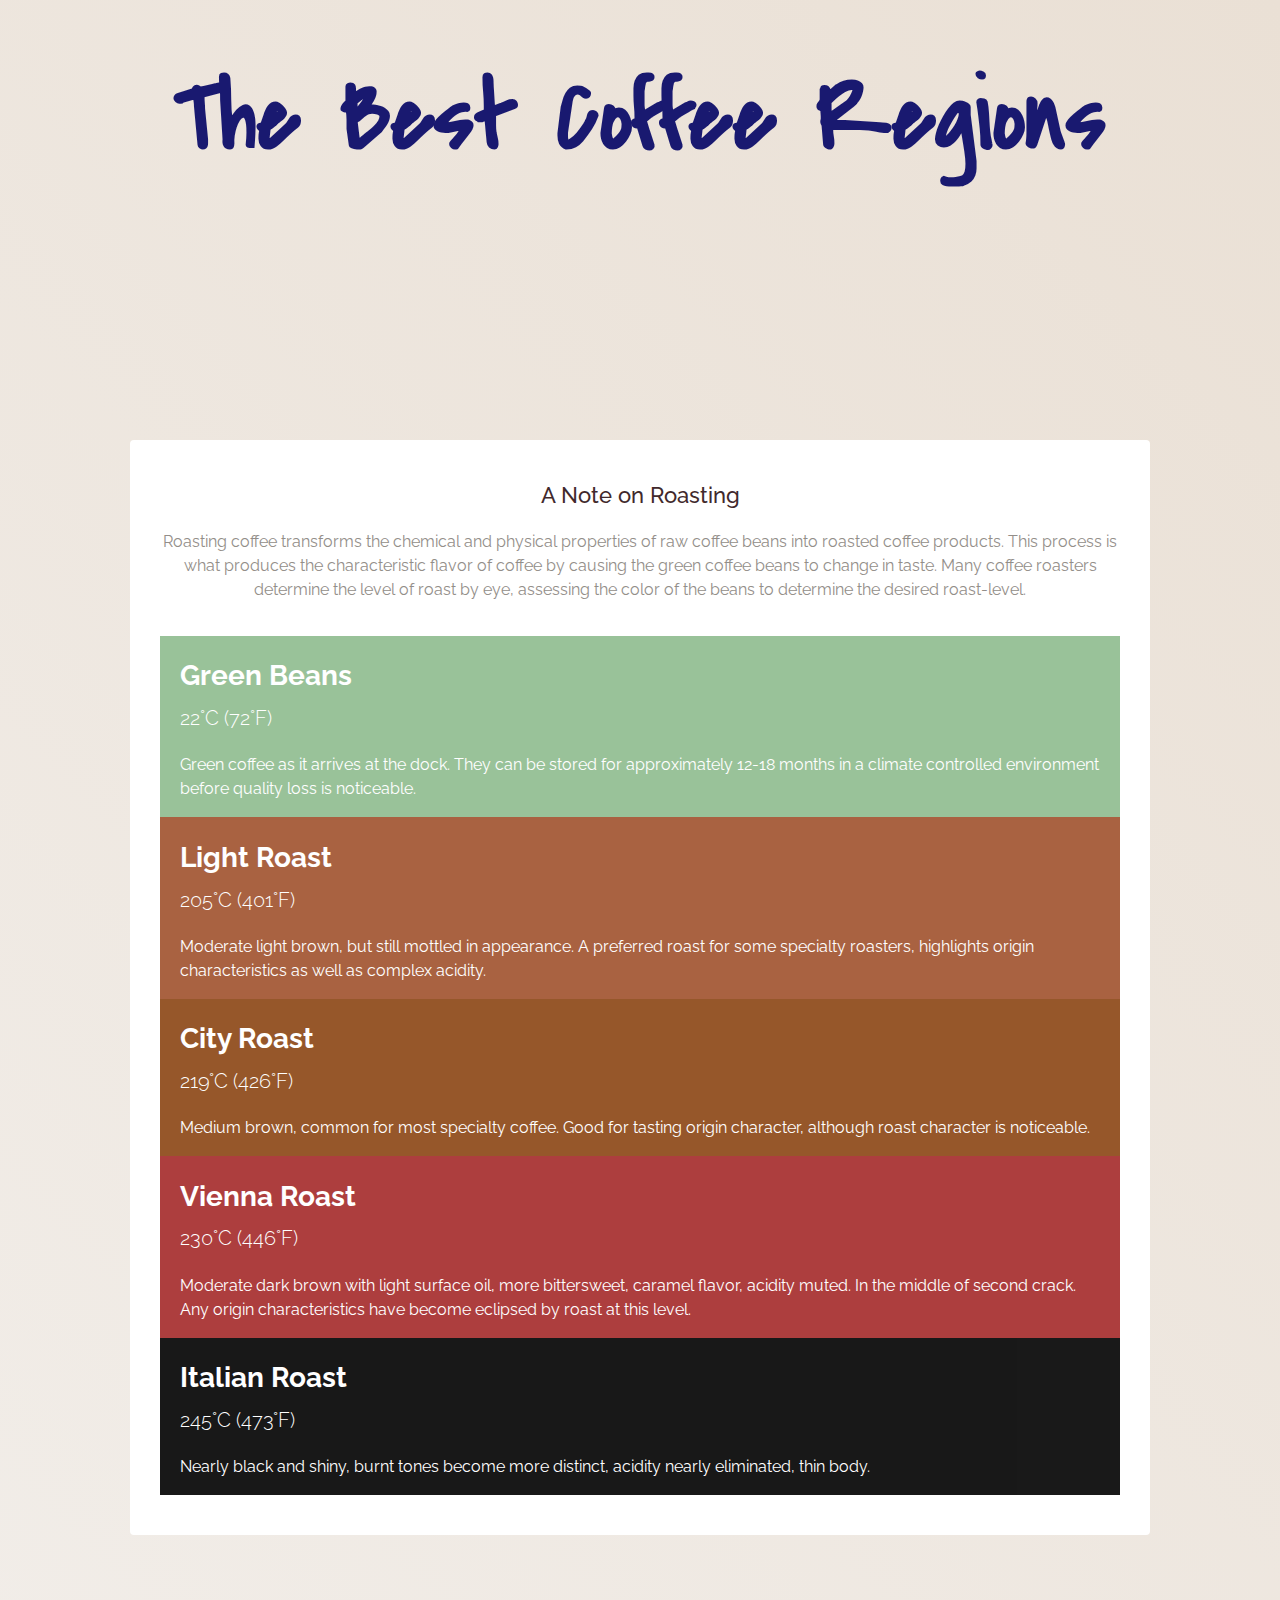
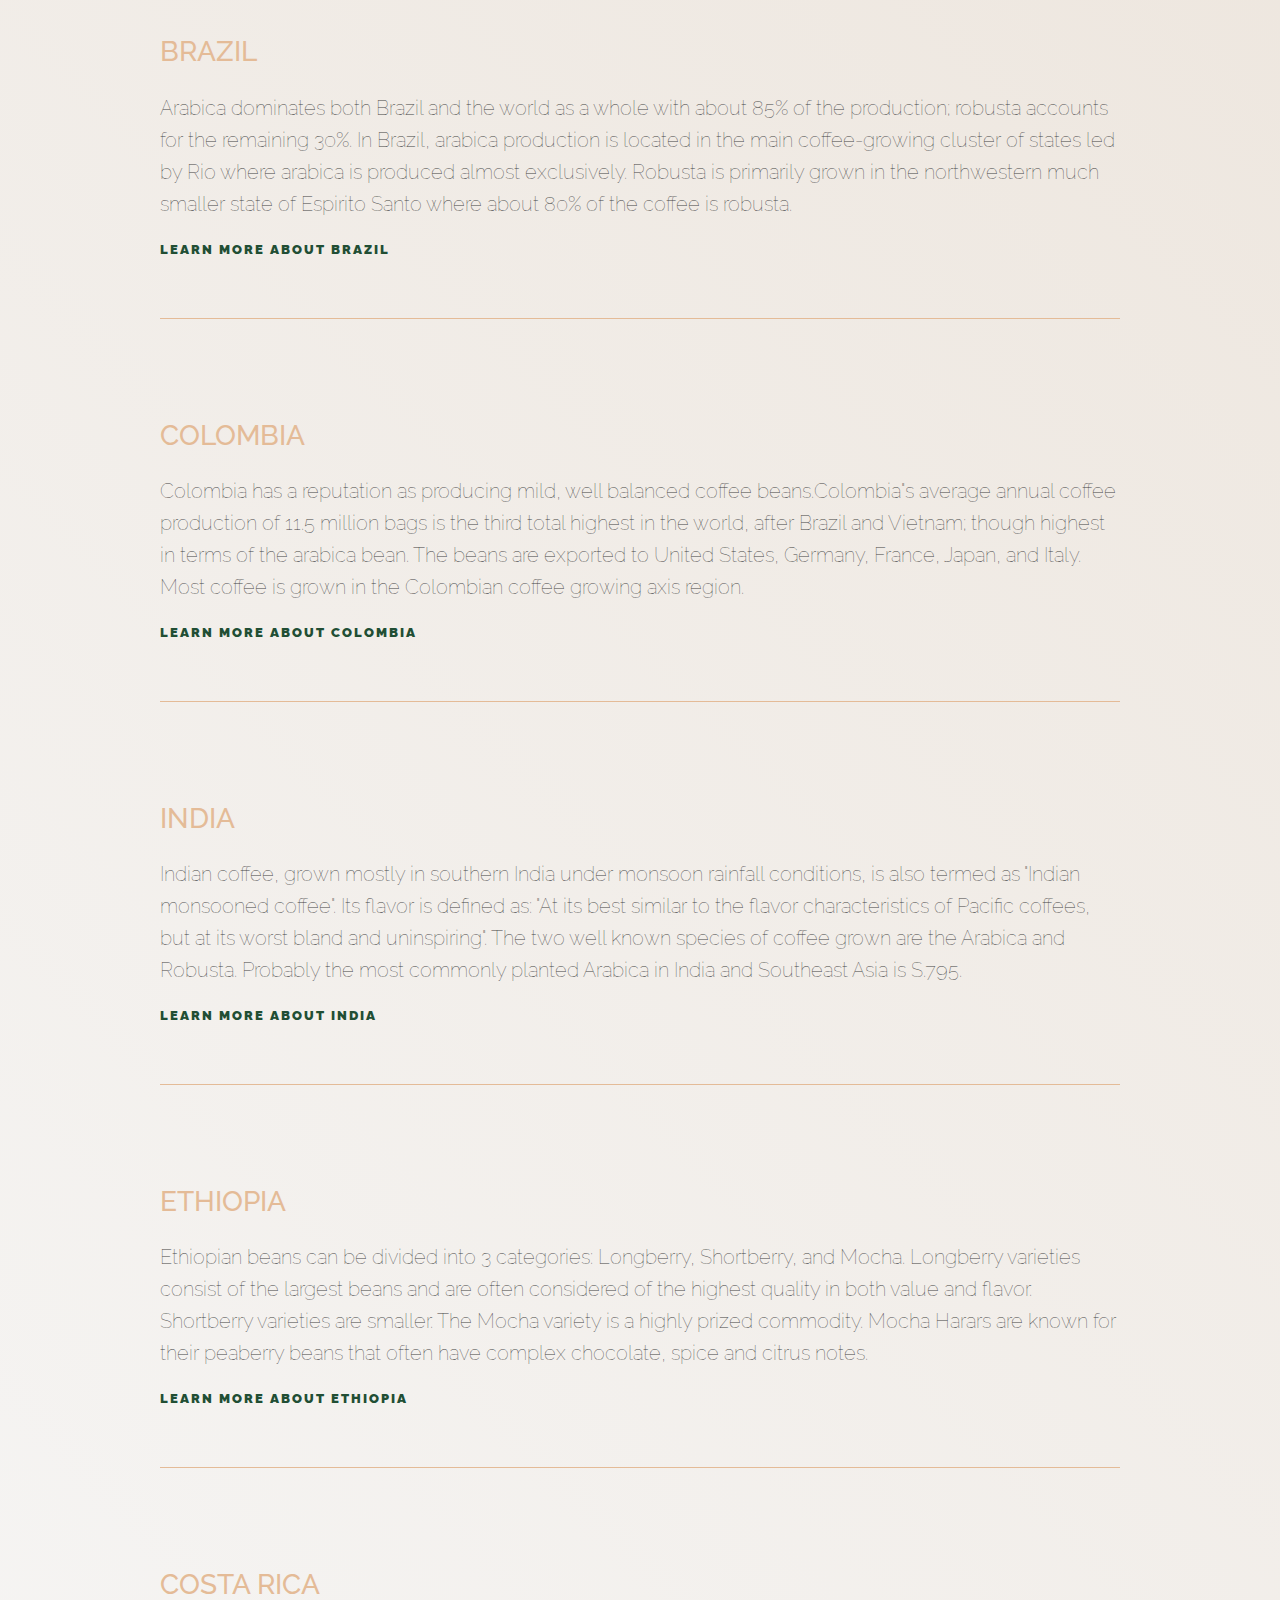
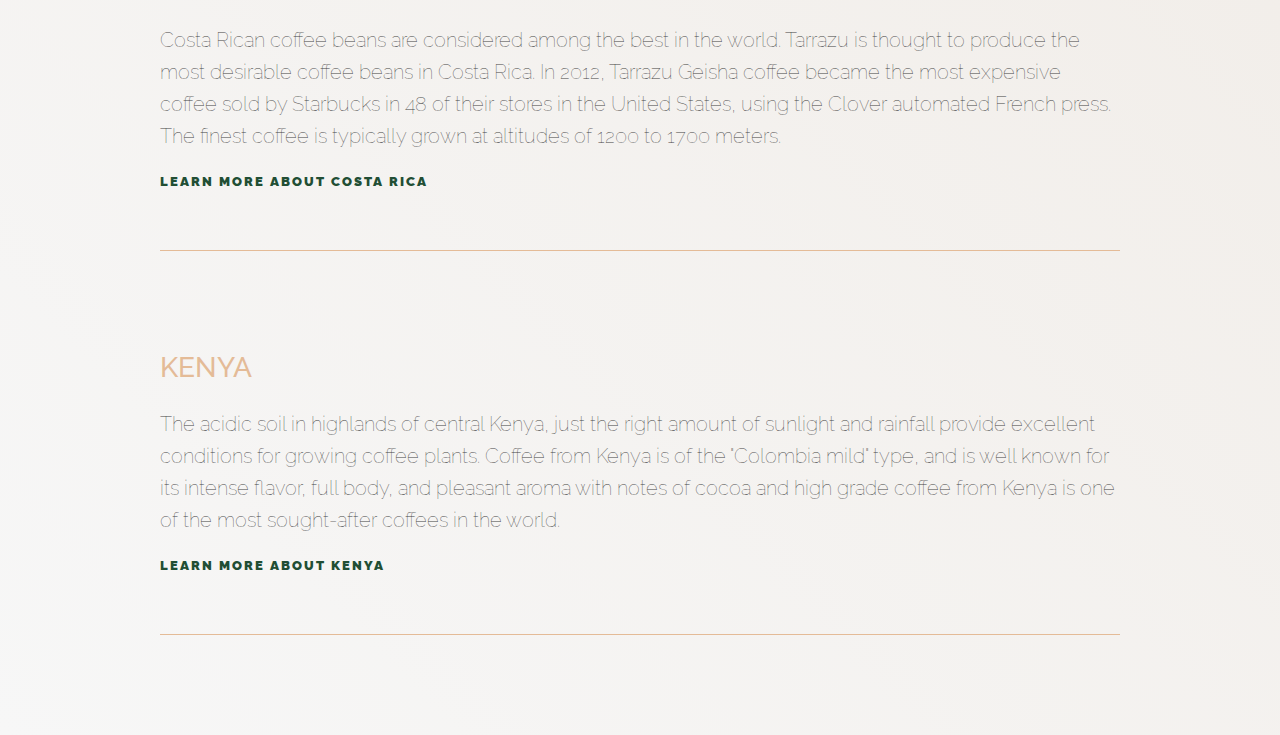
<file: bestcoffee/index.html>
<!DOCTYPE html>
<html>

<head>
    <title>The Best Coffee - By Region</title>
    <link href="https://fonts.googleapis.com/css?family=Covered+By+Your+Grace|Raleway:100,500,600,800" rel="stylesheet">
    <link rel="stylesheet" href="style.css">
</head>

<body>

    <div class="header">
        <h1>The Best Coffee Regions</h1>
    </div>

    <div class="roasting">
        <h3>A Note on Roasting</h3>
        <p>Roasting coffee transforms the chemical and physical properties of raw coffee beans into roasted coffee products. This process is what produces the characteristic flavor of coffee by causing the green coffee beans to change in taste. Many coffee
            roasters determine the level of roast by eye, assessing the color of the beans to determine the desired roast-level.</p>
        <br>
        <div class="spectrum">
            <div class="green">
                <h4>Green Beans</h4>
                <h5>22&degC (72&degF)</h5>
                <p>Green coffee as it arrives at the dock. They can be stored for approximately 12-18 months in a climate controlled environment before quality loss is noticeable.</p>
            </div>
            <div class="light">
                <h4>Light Roast</h4>
                <h5>205&degC (401&degF)</h5>
                <p>Moderate light brown, but still mottled in appearance. A preferred roast for some specialty roasters, highlights origin characteristics as well as complex acidity.</p>
            </div>
            <div class="city">
                <h4>City Roast</h4>
                <h5>219&degC (426&degF)</h5>
                <p>Medium brown, common for most specialty coffee. Good for tasting origin character, although roast character is noticeable.</p>
            </div>
            <div class="vienna">
                <h4>Vienna Roast</h4>
                <h5>230&degC (446&degF)</h5>
                <p>Moderate dark brown with light surface oil, more bittersweet, caramel flavor, acidity muted. In the middle of second crack. Any origin characteristics have become eclipsed by roast at this level.</p>
            </div>
            <div class="italian">
                <h4>Italian Roast</h4>
                <h5>245&degC (473&degF)</h5>
                <p>Nearly black and shiny, burnt tones become more distinct, acidity nearly eliminated, thin body.</p>
            </div>
        </div>
    </div>

    <ul>
        <li>
            <h2>Brazil</h2>
            <p>Arabica dominates both Brazil and the world as a whole with about 85% of the production; robusta accounts for the remaining 30%. In Brazil, arabica production is located in the main coffee-growing cluster of states led by Rio where arabica
                is produced almost exclusively. Robusta is primarily grown in the northwestern much smaller state of Espirito Santo where about 80% of the coffee is robusta.</p>
            <a href="#">Learn More about Brazil</a>
        </li>
        <li>
            <h2>Colombia</h2>
            <p>Colombia has a reputation as producing mild, well balanced coffee beans.Colombia"s average annual coffee production of 11.5 million bags is the third total highest in the world, after Brazil and Vietnam; though highest in terms of the arabica
                bean. The beans are exported to United States, Germany, France, Japan, and Italy. Most coffee is grown in the Colombian coffee growing axis region.</p>
            <a href="#">Learn More about Colombia</a>
        </li>
        <li>
            <h2>India</h2>
            <p>Indian coffee, grown mostly in southern India under monsoon rainfall conditions, is also termed as "Indian monsooned coffee". Its flavor is defined as: "At its best similar to the flavor characteristics of Pacific coffees, but at its worst
                bland and uninspiring". The two well known species of coffee grown are the Arabica and Robusta. Probably the most commonly planted Arabica in India and Southeast Asia is S.795.</p>
            <a href="#">Learn More about India</a>
        </li>
        <li>
            <h2>Ethiopia</h2>
            <p>Ethiopian beans can be divided into 3 categories: Longberry, Shortberry, and Mocha. Longberry varieties consist of the largest beans and are often considered of the highest quality in both value and flavor. Shortberry varieties are smaller.
                The Mocha variety is a highly prized commodity. Mocha Harars are known for their peaberry beans that often have complex chocolate, spice and citrus notes.</p>
            <a href="#">Learn More about Ethiopia</a>
        </li>
        <li>
            <h2>Costa Rica</h2>
            <p>Costa Rican coffee beans are considered among the best in the world. Tarrazu is thought to produce the most desirable coffee beans in Costa Rica. In 2012, Tarrazu Geisha coffee became the most expensive coffee sold by Starbucks in 48 of their
                stores in the United States, using the Clover automated French press. The finest coffee is typically grown at altitudes of 1200 to 1700 meters.</p>
            <a href="#">Learn More about Costa Rica</a>
        </li>
        <li>
            <h2>Kenya</h2>
            <p>The acidic soil in highlands of central Kenya, just the right amount of sunlight and rainfall provide excellent conditions for growing coffee plants. Coffee from Kenya is of the "Colombia mild" type, and is well known for its intense flavor,
                full body, and pleasant aroma with notes of cocoa and high grade coffee from Kenya is one of the most sought-after coffees in the world.</p>
            <a href="#">Learn More about Kenya</a>
        </li>
    </ul>

</body>

</html>
</file>
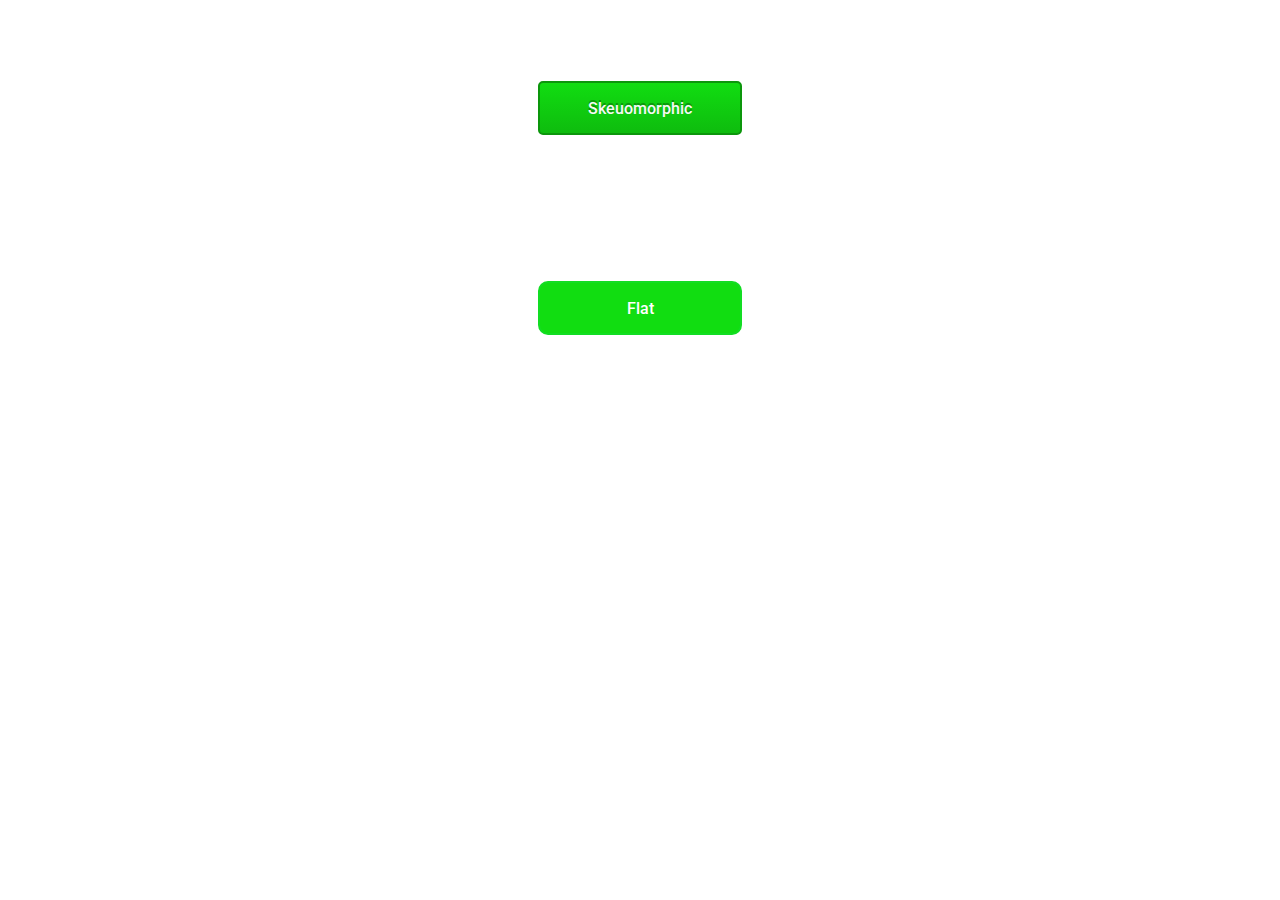
<file: buttons/index.html>
<!DOCTYPE html>
<html>

<head>
    <link href="https://fonts.googleapis.com/css?family=Roboto:500" rel="stylesheet">
    <link rel="stylesheet" type="text/css" href="style.css">
</head>

<body>
    <div class="content">
        <div class="button skeuomorphic">
            Skeuomorphic
        </div>
        <div class="button flat">
            Flat
        </div>
    </div>
</body>

</html>
</file>
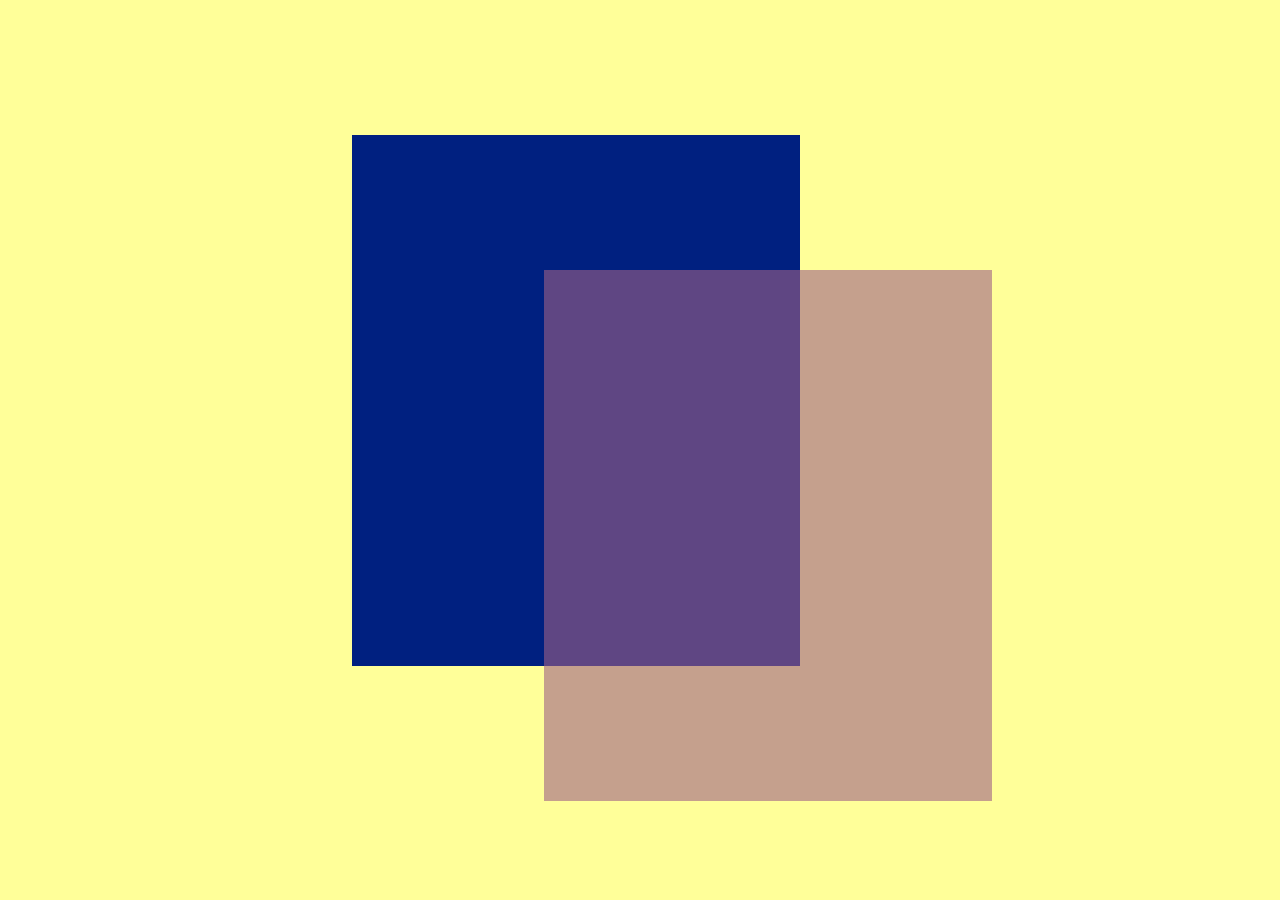
<file: colors/index.html>
<!DOCTYPE html>
<html lang="en">

<head>
    <meta charset="UTF-8">
    <title>Color - HSLA</title>
    <link rel='stylesheet' href='style.css'>
</head>

<body>
    <div class="wrapper">
        <div class="midGround">
            <div class="foreground"></div>
        </div>
    </div>
</body>

</html>
</file>
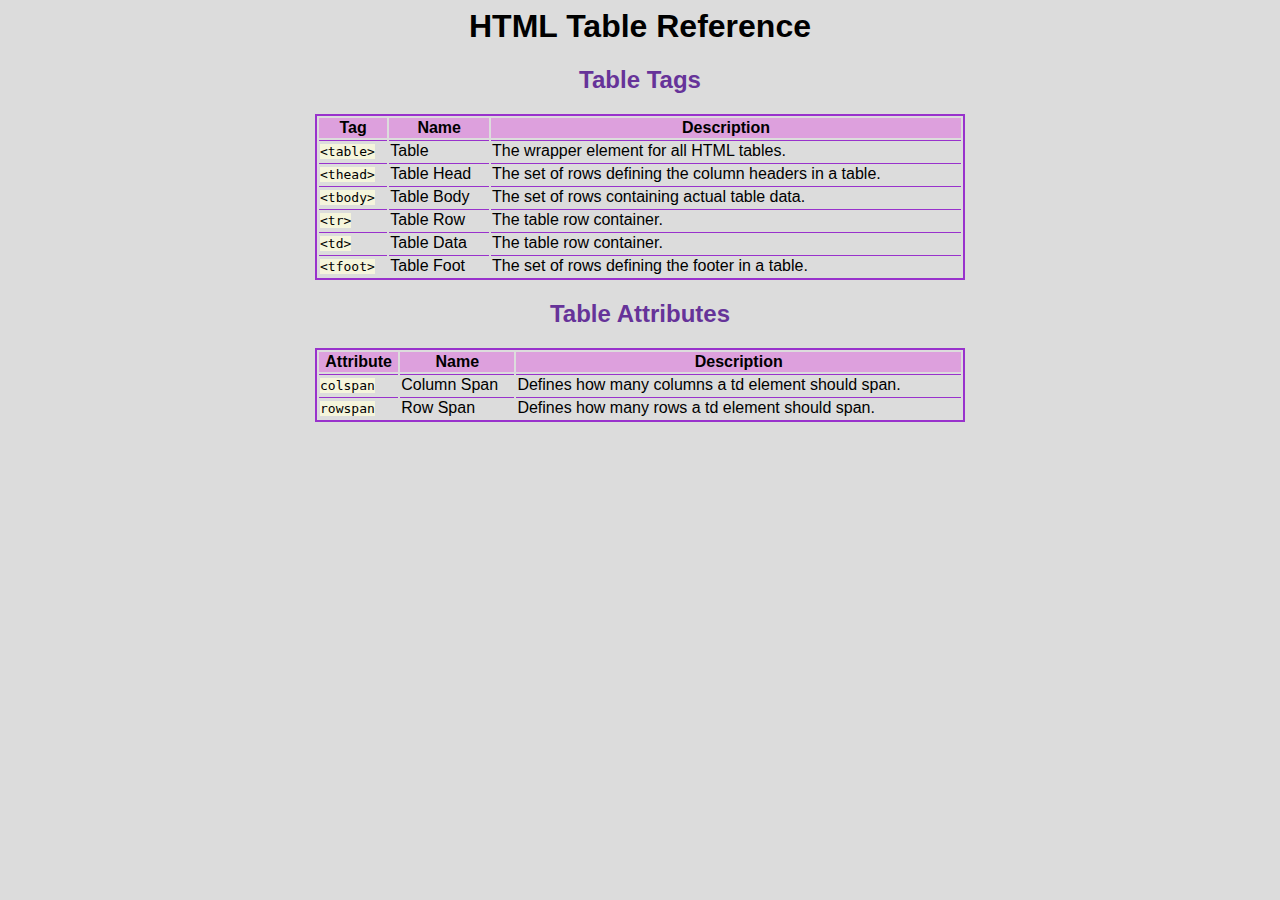
<file: html-css-cheat-sheet-solution/index.html>
<html>
  <head>
    <link rel="stylesheet" href="./styles.css" type="text/css">
  </head>
  <body>
    <h1>HTML Table Reference</h1>
    <h2>Table Tags</h2>
    <table>
      <thead>
        <th>Tag</th>
        <th>Name</th>
        <th>Description</th>
      </thead>
      <tbody>
        <tr>
          <td><span class="code">&lt;table&gt;</span></td>
          <td>Table</td>
          <td>The wrapper element for all HTML tables.</td>
        </tr>
        <tr>
          <td><span class="code">&lt;thead&gt;</span></td>
          <td>Table Head</td>
          <td>The set of rows defining the column headers in a table.</td>
        </tr>
        <tr>
          <td><span class="code">&lt;tbody&gt;</span></td>
          <td>Table Body</td>
          <td>The set of rows containing actual table data.</td>
        </tr>
        <tr>
          <td><span class="code">&lt;tr&gt;</span></td>
          <td>Table Row</td>
          <td>The table row container.</td>
        </tr>
        <tr>
          <td><span class="code">&lt;td&gt;</span></td>
          <td>Table Data</td>
          <td>The table row container.</td>
        </tr>
        <tr>
          <td><span class="code">&lt;tfoot&gt;</span></td>
          <td>Table Foot</td>
          <td>The set of rows defining the footer in a table.</td>
        </tr>
      </tbody>
    </table>

    <h2>Table Attributes</h2>
    <table>
      <thead>
        <th>Attribute</th>
        <th>Name</th>
        <th>Description</th>
      </thead>
      <tbody>
        <tr>
            <td><span class="code">colspan</span></td> 
            <td>Column Span</td>
            <td>Defines how many columns a td element should span.</td>
          </tr>
        <tr>
          <td><span class="code">rowspan</span></td>
          <td>Row Span</td>
          <td>Defines how many rows a td element should span.</td>
        </tr>
      </tbody>
    </table>
  </body>
</html>
</file>
<file: bestcoffee/style.css>
body {
    padding: 0;
    margin: 0;
    background: #F7F7F7;
    /* Old browsers */
    background: -moz-linear-gradient(45deg, #F7F7F7 0%, #EAE0D5 100%);
    /* FF3.6-15 */
    background: -webkit-linear-gradient(45deg, #F7F7F7 0%, #EAE0D5 100%);
    /* Chrome10-25,Safari5.1-6 */
    background: linear-gradient(45deg, #F7F7F7 0%, #EAE0D5 100%);
}


/** Header styles **/

.header {
    background-image: url(https://images.unsplash.com/photo-1455267847942-f4fdb784f0c5?dpr=1&auto=format&crop=entropy&fit=crop&w=1500&h=1000&q=80&cs=tinysrgb);
    height: 400px;
    background-position: center center;
}

.roasting {
    margin: 40px auto;
    padding: 20px 30px 40px 30px;
    background-color: #FFFFFF;
    overflow: auto;
    width: 75%;
    border-radius: 4px;
    align-self: center;
}

.roasting p {
    color: #938E89;
    text-align: center;
    line-height: 24px;
    font-family: 'Raleway', sans-serif;
    font-size: 16px;
    font-weight: 400;
}

.spectrum div {
    font: inherit;
    padding: 0 20px;
    color: #FFFFFF;
    overflow: auto;
    opacity: 0.9;
}

.spectrum p {
    color: #FFFFFF;
    text-align: left;
}


/* Roast types */

.green {
    background-color: darkseagreen;
}

.light {
    background-color: sienna;
}

.city {
    background-color: saddlebrown;
}

.vienna {
    background-color: brown;
}

.italian {
    background-color: black;
}


/* Typography */

h1 {
    color: midnightblue;
    font-family: 'Covered By Your Grace', sans-serif;
    font-size: 100px;
    line-height: 76px;
    margin: 0;
    position: relative;
    text-align: center;
    top: 20%;
}

h2 {
    color: #E4BB97;
    font-family: 'Raleway', sans-serif;
    font-size: 28px;
    font-weight: 500;
    text-align: left;
    text-transform: uppercase;
}

h3 {
    color: #41292C;
    font-family: 'Raleway', sans-serif;
    font-size: 22px;
    font-weight: 500;
    text-align: center;
}

h4 {
    font-family: 'Raleway', sans-serif;
    font-size: 28px;
    font-weight: 700;
    line-height: .2em;
}

h5 {
    font-family: 'Raleway', sans-serif;
    font-size: 20px;
    line-height: .2em;
    font-weight: 300;
}


/* Page elements */

ul {
    margin: 0 auto;
    padding: 0;
    width: 75%;
}

li {
    border-bottom: 1px solid #E4BB97;
    list-style: none;
    margin: 100px 0px;
    padding-bottom: 60px;
}

p {
    color: #444444;
    line-height: 32px;
    font-family: 'Raleway', sans-serif;
    font-size: 20px;
    font-weight: 100;
}

a {
    color: #214E34;
    font-family: 'Raleway', sans-serif;
    font-size: 13px;
    font-weight: 900;
    text-align: left;
    text-transform: uppercase;
    text-decoration: none;
    letter-spacing: 2px;
}
</file>
<file: buttons/style.css>
.content {
    width: 100%;
    display: flex;
    flex-direction: column;
    align-items: center;
    justify-content: space-around;
    height: 400px;
    font-family: 'Roboto', sans-serif;
}

.button {
    height: 50px;
    width: 200px;
    display: flex;
    align-items: center;
    justify-content: center;
    cursor: pointer;
    font-weight: 500;
}

.skeuomorphic {
    border: 2px solid #0c960c;
    border-radius: 5px;
    color: #F8F8F8;
    text-shadow: 0 -2px #006bb3;
    box-shadow: 0 0px -2px 2px rgba(255, 255, 255, px 2px 2px rgba(0, 0, 0, 0.2), 0.5) inset, 0 2px 2px rgba(255, 255, 255, 0.8) inset;
    background: #1D1;
    background: linear-gradient(#1D1, #0ebc0e);
    text-shadow: 0 -2px #0c960c;
}

.skeuomorphic:hover {
    box-shadow: 0px 2px 2px rgba(0, 0, 0, 0.1), 0px -2px 2px rgba(255, 255, 255, 0.25) inset, 0 2px 2px rgba(255, 255, 255, 0.4) inset;
    background: #0ebc0e;
    background: linear-gradient(#0ebc0e, #0c960c);
    border-color: #064f06;
}

.skeuomorphic:active {
    margin-top: 2px;
    margin-bottom: -2px;
    box-shadow: 0px 2px 2px rgba(63, 63, 63, 0.1), 0px -2px 2px rgba(255, 255, 255, 0.25) inset, 0 2px 2px rgba(255, 255, 255, 0.4) inset;
    background: #0c960c;
    background: linear-gradient(#0c960c, #0ebc0e);
}

.flat {
    background-color: #1D1;
    color: #fff;
    border: 2px solid #12dd23;
    border-radius: 10px;
}

.flat:hover {
    background-color: #0c960c;
    transition: background-color .15s, font-size .15s;
    font-size: 18px;
}

.flat:active {
    border-color: #fff;
}
</file>
<file: colors/style.css>
html,
body {
    margin: 0;
    height: 100%;
}

.wrapper {
    position: relative;
    margin: auto;
    padding: 0;
    max-width: 75vw;
}

.midGround,
.foreground {
    position: absolute;
    top: 0;
    left: 0;
    display: inline-block;
    margin: 15vh 0 0 15vw;
    padding: 0;
    width: 35vw;
    height: 59vh;
}

body {
    background-color: hsl(60, 100%, 80%);
}

.midGround {
    background-color: hsl(225, 100%, 25%);
}

.foreground {
    background-color: hsla(325, 25%, 50%, 0.6);
}
</file>
<file: html-css-cheat-sheet-solution/styles.css>
body {
  font-family: Arial, sans-serif;
  background-color: gainsboro;
}

h1 {
  text-align: center;
}

h2 {
  color: rebeccapurple;
  text-align: center;
}

table {
  border: 2px solid darkorchid;
  width: 650px;
  margin: 0 auto;
}

thead {
  background-color: plum;
}

td {
  border-top: 1px solid darkorchid;
}

.code {
  font-family: monospace;
  background-color: beige;
}
</file>
